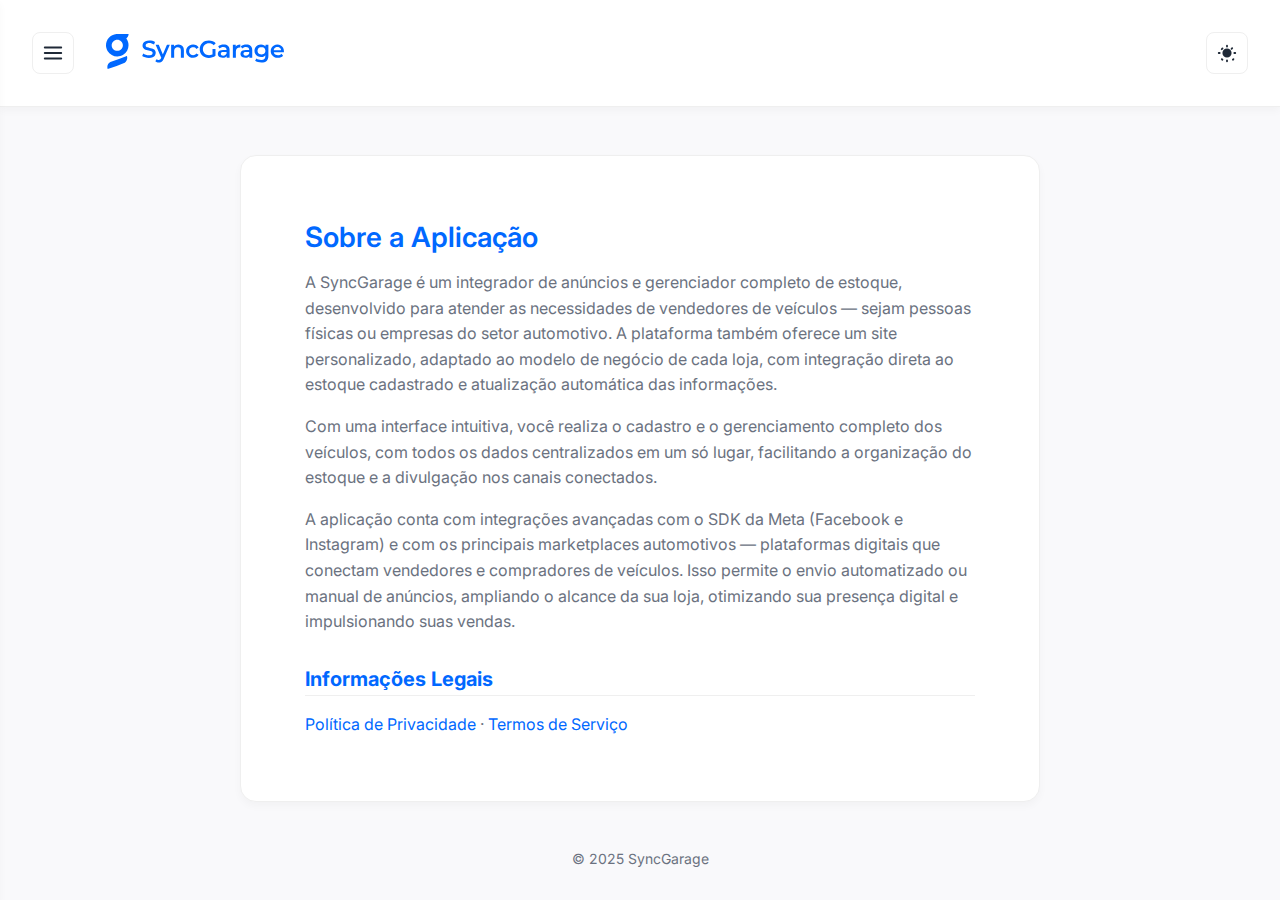
<file: index.html>
<!DOCTYPE html>
<html lang="pt-BR">

<head>
    <meta charset="UTF-8" />
    <meta name="viewport" content="width=device-width, initial-scale=1.0" />
    <meta name="facebook-domain-verification" content="xoxl5gfyz87i7sdq2awaeconp5ecgf" />
    <title>Política de Privacidade</title>
    <link rel="stylesheet" href="https://fonts.googleapis.com/css2?family=Inter:wght@400;600&display=swap" />
    <link id="css-link" rel="stylesheet" href="style.css?v=2" />
</head>

<body>
    <header class="header">
        <div class="container">
            <div class="container-logo">
                <button id="menu-toggle" aria-label="Abrir menu" class="icon-button">
                    <svg width="22" height="22" viewBox="0 0 24 24" fill="none" stroke="currentColor" stroke-width="2"
                        stroke-linecap="round" stroke-linejoin="round" class="icon">
                        <line x1="3" y1="6" x2="21" y2="6" />
                        <line x1="3" y1="12" x2="21" y2="12" />
                        <line x1="3" y1="18" x2="21" y2="18" />
                    </svg>
                </button>
                <a href="#">
                    <svg xmlns="http://www.w3.org/2000/svg" viewBox="0 0 870.1 171.14" fill="currentColor" class="logo">
                        <defs />
                        <g>
                            <path
                                d="M99.23 22.42c19.62 25.39 11.8 62.65-15.16 79.29-26.13 16.13-60.93 7.44-76.4-18.95-20.93-35.69 3.4-79.7 43.8-82.76l59.06.02c.12 9.17-4.44 16.81-11.3 22.4ZM27.78 54.9c0 15.13 12.25 27.39 27.36 27.39S82.5 70.03 82.5 54.9 70.25 27.51 55.14 27.51 27.78 39.77 27.78 54.9ZM8.18 171.08C3.5 158.29 9.27 143.8 21.1 137.39c25.86-9.08 51.93-20.51 77.99-28.84.81-.26 2.69-1.32 3.24-.54 4.04 11.98-.05 24.96-10.57 32.04-26.22 10.12-52.72 21.37-79.55 29.98-.81.26-3.56 1.4-4.03 1.06ZM209.62 116.94c-6.48 0-12.69-.93-18.62-2.79-5.93-1.86-10.64-4.25-14.11-7.17L182.23 95c3.32 2.61 7.43 4.78 12.33 6.52a44.69 44.69 0 0 0 15.06 2.61c4.35 0 7.87-.47 10.56-1.42 2.69-.95 4.66-2.23 5.93-3.85 1.26-1.62 1.9-3.46 1.9-5.52 0-2.53-.91-4.57-2.73-6.11-1.82-1.54-4.17-2.77-7.06-3.68-2.89-.91-6.09-1.76-9.61-2.55-3.52-.79-7.04-1.72-10.56-2.79-3.52-1.07-6.72-2.45-9.61-4.15-2.89-1.7-5.24-3.97-7.06-6.82-1.82-2.85-2.73-6.48-2.73-10.91s1.21-8.64 3.62-12.39 6.09-6.76 11.03-9.01c4.94-2.25 11.21-3.38 18.8-3.38 4.98 0 9.92.63 14.83 1.9 4.9 1.27 9.17 3.08 12.81 5.46l-4.86 11.98c-3.72-2.21-7.55-3.85-11.5-4.92-3.96-1.07-7.75-1.6-11.39-1.6-4.27 0-7.73.52-10.38 1.54-2.65 1.03-4.59 2.37-5.81 4.03-1.23 1.66-1.84 3.56-1.84 5.69 0 2.53.89 4.57 2.67 6.11 1.78 1.54 4.11 2.75 7 3.62 2.89.87 6.11 1.72 9.67 2.55s7.1 1.76 10.61 2.79c3.52 1.03 6.72 2.37 9.61 4.03 2.88 1.66 5.22 3.91 7 6.76 1.78 2.85 2.67 6.45 2.67 10.79s-1.21 8.52-3.62 12.28-6.11 6.76-11.09 9.01c-4.98 2.25-11.27 3.38-18.86 3.38ZM258.13 139.59c-3.08 0-6.17-.52-9.25-1.54-3.08-1.03-5.65-2.45-7.71-4.27l5.93-10.91c1.5 1.34 3.2 2.41 5.1 3.2 1.9.79 3.83 1.19 5.81 1.19 2.69 0 4.86-.67 6.52-2.02 1.66-1.35 3.2-3.6 4.62-6.76l3.68-8.3 1.19-1.78 23.96-55.98h14.23l-29.65 68.43c-1.98 4.74-4.17 8.5-6.58 11.27-2.41 2.77-5.1 4.7-8.06 5.81-2.96 1.11-6.23 1.66-9.79 1.66Zm13.05-21.58L242.6 52.42h15.42l23.25 54.67L271.19 118ZM354.43 51.71c5.06 0 9.59.99 13.58 2.97 3.99 1.98 7.13 5 9.43 9.07 2.29 4.07 3.44 9.31 3.44 15.71v36.29h-14.83V81.36c0-5.61-1.33-9.8-3.97-12.57-2.65-2.77-6.35-4.15-11.09-4.15-3.48 0-6.56.71-9.25 2.13-2.69 1.42-4.76 3.54-6.23 6.35-1.46 2.81-2.19 6.34-2.19 10.61v32.02h-14.83V52.42h14.11V69.5l-2.49-5.22c2.21-4.03 5.43-7.13 9.67-9.31 4.23-2.17 9.11-3.26 14.65-3.26ZM425.95 116.58c-6.64 0-12.55-1.4-17.73-4.21s-9.23-6.66-12.16-11.56c-2.93-4.9-4.39-10.48-4.39-16.72s1.46-11.92 4.39-16.78c2.92-4.86 6.98-8.68 12.16-11.45 5.18-2.77 11.09-4.15 17.73-4.15 6.17 0 11.6 1.25 16.31 3.74 4.7 2.49 8.28 6.15 10.73 10.97l-11.39 6.64c-1.9-3-4.21-5.22-6.94-6.64-2.73-1.42-5.67-2.13-8.84-2.13-3.64 0-6.92.79-9.84 2.37-2.93 1.58-5.22 3.85-6.88 6.82-1.66 2.96-2.49 6.5-2.49 10.62s.83 7.65 2.49 10.61c1.66 2.96 3.95 5.24 6.88 6.82 2.92 1.58 6.21 2.37 9.84 2.37 3.16 0 6.11-.71 8.84-2.13 2.73-1.42 5.04-3.64 6.94-6.64l11.39 6.64c-2.45 4.74-6.03 8.4-10.73 10.97-4.71 2.57-10.14 3.85-16.31 3.85ZM502.92 116.94c-6.48 0-12.43-1.05-17.85-3.14-5.42-2.09-10.14-5.06-14.17-8.89-4.03-3.83-7.16-8.36-9.37-13.58-2.21-5.22-3.32-10.91-3.32-17.08s1.11-11.86 3.32-17.08c2.21-5.22 5.36-9.74 9.43-13.58 4.07-3.83 8.84-6.8 14.29-8.9 5.46-2.09 11.42-3.14 17.91-3.14 7.04 0 13.38 1.15 19.04 3.44 5.65 2.29 10.42 5.65 14.29 10.08l-9.73 9.49c-3.24-3.24-6.74-5.63-10.5-7.18-3.76-1.54-7.89-2.31-12.39-2.31s-8.38.71-12.1 2.13c-3.72 1.42-6.92 3.44-9.61 6.05-2.69 2.61-4.76 5.69-6.23 9.25-1.46 3.56-2.19 7.47-2.19 11.74s.73 8.07 2.19 11.62c1.46 3.56 3.54 6.66 6.23 9.31 2.69 2.65 5.85 4.68 9.49 6.11 3.64 1.42 7.67 2.13 12.1 2.13 4.11 0 8.08-.65 11.92-1.96 3.83-1.3 7.49-3.5 10.97-6.58l8.78 11.5c-4.35 3.48-9.39 6.11-15.12 7.89-5.73 1.78-11.52 2.67-17.38 2.67Zm17.91-12.57V73.3h14.59v33.09l-14.59-2.02ZM570.4 116.58c-4.74 0-8.9-.81-12.45-2.43-3.56-1.62-6.31-3.87-8.24-6.76-1.94-2.89-2.91-6.15-2.91-9.78s.85-6.76 2.55-9.61c1.7-2.85 4.49-5.1 8.36-6.76 3.87-1.66 9.01-2.49 15.42-2.49h18.38v9.84h-17.32c-5.06 0-8.46.81-10.2 2.43-1.74 1.62-2.61 3.62-2.61 5.99 0 2.69 1.07 4.82 3.2 6.4s5.1 2.37 8.89 2.37 6.9-.83 9.79-2.49c2.88-1.66 4.96-4.11 6.23-7.35l2.49 8.9c-1.42 3.72-3.97 6.6-7.65 8.66-3.68 2.06-8.32 3.08-13.94 3.08Zm19.93-.83v-12.81l-.83-2.73V77.79c0-4.35-1.3-7.73-3.91-10.14-2.61-2.41-6.56-3.62-11.86-3.62-3.56 0-7.06.55-10.5 1.66-3.44 1.11-6.34 2.65-8.72 4.63l-5.81-10.79c3.4-2.61 7.45-4.57 12.16-5.87 4.7-1.3 9.59-1.96 14.65-1.96 9.17 0 16.27 2.19 21.29 6.58 5.02 4.39 7.53 11.17 7.53 20.34v37.12h-14ZM620.33 115.75V52.42h14.11v17.43l-1.66-5.1c1.9-4.27 4.88-7.51 8.95-9.73 4.07-2.21 9.15-3.32 15.24-3.32v14.11c-.63-.16-1.23-.26-1.78-.3-.55-.04-1.11-.06-1.66-.06-5.62 0-10.08 1.64-13.4 4.92-3.32 3.28-4.98 8.17-4.98 14.65v30.72h-14.83ZM681.17 116.58c-4.74 0-8.9-.81-12.45-2.43-3.56-1.62-6.31-3.87-8.24-6.76-1.94-2.89-2.91-6.15-2.91-9.78s.85-6.76 2.55-9.61c1.7-2.85 4.49-5.1 8.36-6.76 3.87-1.66 9.01-2.49 15.42-2.49h18.38v9.84h-17.32c-5.06 0-8.46.81-10.2 2.43-1.74 1.62-2.61 3.62-2.61 5.99 0 2.69 1.07 4.82 3.2 6.4s5.1 2.37 8.89 2.37 6.9-.83 9.79-2.49c2.88-1.66 4.96-4.11 6.23-7.35l2.49 8.9c-1.42 3.72-3.97 6.6-7.65 8.66-3.68 2.06-8.32 3.08-13.94 3.08Zm19.93-.83v-12.81l-.83-2.73V77.79c0-4.35-1.3-7.73-3.91-10.14-2.61-2.41-6.56-3.62-11.86-3.62-3.56 0-7.06.55-10.5 1.66-3.44 1.11-6.34 2.65-8.72 4.63l-5.81-10.79c3.4-2.61 7.45-4.57 12.16-5.87 4.7-1.3 9.59-1.96 14.65-1.96 9.17 0 16.27 2.19 21.29 6.58 5.02 4.39 7.53 11.17 7.53 20.34v37.12h-14ZM758.02 112.91c-6.01 0-11.45-1.28-16.31-3.85-4.86-2.57-8.7-6.15-11.5-10.73-2.81-4.58-4.21-9.96-4.21-16.13s1.4-11.42 4.21-16.01c2.81-4.58 6.64-8.14 11.5-10.67 4.86-2.53 10.3-3.8 16.31-3.8 5.38 0 10.2 1.07 14.47 3.2s7.69 5.46 10.26 9.96c2.57 4.51 3.85 10.28 3.85 17.32s-1.29 12.83-3.85 17.38c-2.57 4.55-5.99 7.91-10.26 10.08-4.27 2.18-9.09 3.26-14.47 3.26Zm1.9 26.68c-5.85 0-11.56-.77-17.14-2.31-5.57-1.54-10.14-3.78-13.7-6.7l6.64-11.15c2.77 2.29 6.27 4.13 10.5 5.51s8.52 2.08 12.87 2.08c6.96 0 12.06-1.6 15.3-4.8 3.24-3.2 4.86-8.01 4.86-14.41V96.54l1.19-14.35-.47-14.35V52.42h14.11v53.73c0 11.46-2.93 19.9-8.78 25.32-5.85 5.42-14.31 8.12-25.38 8.12Zm.36-39.25c3.72 0 7.04-.77 9.96-2.31 2.92-1.54 5.2-3.68 6.82-6.41s2.43-5.87 2.43-9.43-.81-6.7-2.43-9.43c-1.62-2.73-3.9-4.82-6.82-6.29-2.93-1.46-6.25-2.19-9.96-2.19s-7.06.73-10.02 2.19-5.26 3.56-6.88 6.29-2.43 5.87-2.43 9.43.81 6.7 2.43 9.43c1.62 2.73 3.91 4.86 6.88 6.41 2.96 1.54 6.3 2.31 10.02 2.31ZM840.33 116.58c-7.04 0-13.19-1.4-18.44-4.21-5.26-2.81-9.33-6.66-12.22-11.56-2.89-4.9-4.33-10.48-4.33-16.72s1.4-11.92 4.21-16.78c2.81-4.86 6.68-8.68 11.62-11.45 4.94-2.77 10.57-4.15 16.9-4.15s11.66 1.35 16.49 4.03c4.82 2.69 8.62 6.48 11.39 11.39 2.77 4.9 4.15 10.67 4.15 17.32 0 .63-.02 1.35-.06 2.13-.04.79-.1 1.54-.18 2.25h-52.78v-9.84h44.95l-5.81 3.08c.08-3.64-.67-6.84-2.25-9.61-1.58-2.77-3.74-4.94-6.46-6.52-2.73-1.58-5.87-2.37-9.43-2.37s-6.82.79-9.55 2.37c-2.73 1.58-4.86 3.78-6.4 6.58-1.54 2.81-2.31 6.11-2.31 9.9v2.37c0 3.8.87 7.16 2.61 10.08 1.74 2.93 4.19 5.18 7.35 6.76 3.16 1.58 6.8 2.37 10.91 2.37 3.56 0 6.76-.55 9.61-1.66 2.85-1.11 5.38-2.85 7.59-5.22l7.95 9.13c-2.85 3.32-6.42 5.87-10.73 7.65-4.31 1.78-9.23 2.67-14.77 2.67Z" />
                        </g>
                    </svg>
                </a>
            </div>
            <button id="theme-toggle" aria-label="Alternar tema" class="icon-button">
                <svg class="icon" xmlns="http://www.w3.org/2000/svg" width="22" height="22" fill="currentColor"
                    viewBox="0 0 24 24">
                    <path
                        d="M12 3a1 1 0 0 1 1 1v1a1 1 0 1 1-2 0V4a1 1 0 0 1 1-1zm6.36 3.05a1 1 0 0 1 0 1.41l-.7.7a1 1 0 0 1-1.41-1.41l.7-.7a1 1 0 0 1 1.41 0zM21 11a1 1 0 0 1 0 2h-1a1 1 0 1 1 0-2h1zM6.34 6.34a1 1 0 1 1 1.41 1.41l-.7.7a1 1 0 1 1-1.41-1.41l.7-.7zM12 7a5 5 0 1 1 0 10 5 5 0 0 1 0-10zm-8 4a1 1 0 1 1 0 2H3a1 1 0 1 1 0-2h1zm1.64 6.95a1 1 0 0 1 1.41 0l.7.7a1 1 0 0 1-1.41 1.41l-.7-.7a1 1 0 0 1 0-1.41zM12 19a1 1 0 0 1 1 1v1a1 1 0 1 1-2 0v-1a1 1 0 0 1 1-1zm6.36-1.05a1 1 0 0 1 1.41 1.41l-.7.7a1 1 0 0 1-1.41-1.41l.7-.7z" />
                </svg>
            </button>
        </div>
    </header>

    <nav id="side-menu" class="side-menu" aria-hidden="true">
        <div class="menu-header">
            <h2>Menu</h2>
            <button id="close-menu" aria-label="Fechar menu" class="icon-button close-menu">
                <svg width="22" height="22" viewBox="0 0 24 24" fill="none" stroke="currentColor" stroke-width="2"
                    stroke-linecap="round" stroke-linejoin="round" class="icon">
                    <line x1="18" y1="6" x2="6" y2="18" />
                    <line x1="6" y1="6" x2="18" y2="18" />
                </svg>
            </button>
        </div>
        <div class="menu-content">
            <ul>
                <li><strong>Explorar</strong></li>
                <li><a href="/index.html">Página Inicial</a></li>
                <hr>
                <li><strong>Privacidade</strong></li>
                <li><a href="/politica-de-privacidade.html">Política de Privacidade</a></li>
                <li><a href="/termos-de-servico.html">Termos de Serviço</a></li>
            </ul>
            <ul><span class="version">Versão 1.0</span></ul>

        </div>
    </nav>

    <main class="main container">
        <article class="content-card">
            <h1>Sobre a Aplicação</h1>
    
            <section>
                <p>A SyncGarage é um integrador de anúncios e gerenciador completo de estoque, desenvolvido para atender as necessidades de vendedores de veículos — sejam pessoas físicas ou empresas do setor automotivo. A plataforma também oferece um site personalizado, adaptado ao modelo de negócio de cada loja, com integração direta ao estoque cadastrado e atualização automática das informações.</p>
                <p>Com uma interface intuitiva, você realiza o cadastro e o gerenciamento completo dos veículos, com todos os dados centralizados em um só lugar, facilitando a organização do estoque e a divulgação nos canais conectados.</p>
                <p>A aplicação conta com integrações avançadas com o SDK da Meta (Facebook e Instagram) e com os principais marketplaces automotivos — plataformas digitais que conectam vendedores e compradores de veículos. Isso permite o envio automatizado ou manual de anúncios, ampliando o alcance da sua loja, otimizando sua presença digital e impulsionando suas vendas.</p>
            </section>
            <section aria-labelledby="legal-links">
                <h2 id="legal-links" class="sr-only">Informações Legais</h2>
                <p>
                  <a href="/politica-de-privacidade.html">Política de Privacidade</a> ·
                  <a href="/termos-de-servico.html">Termos de Serviço</a>
                </p>
            </section>
        </article>
    </main>    

    <footer class="footer">
        © 2025 SyncGarage
    </footer>

    <script src="script.js" defer></script>
</body>

</html>
</file>
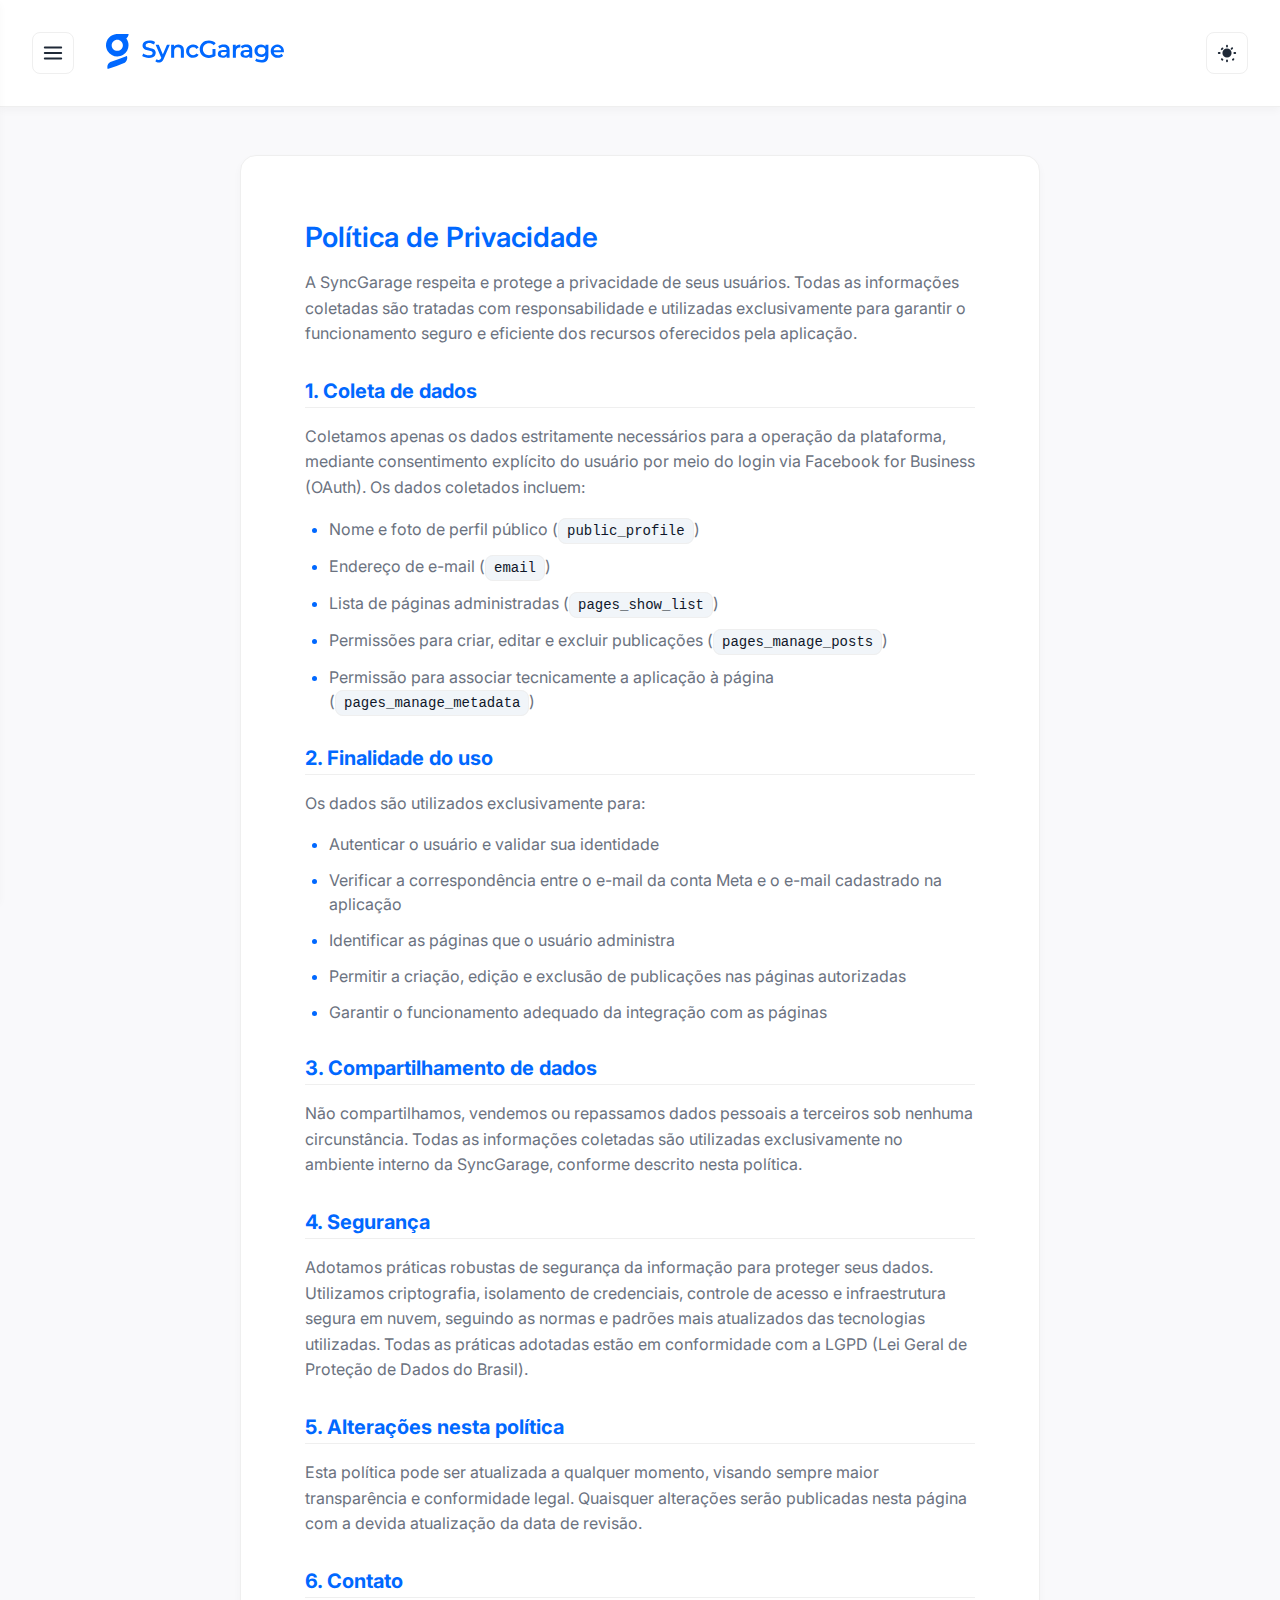
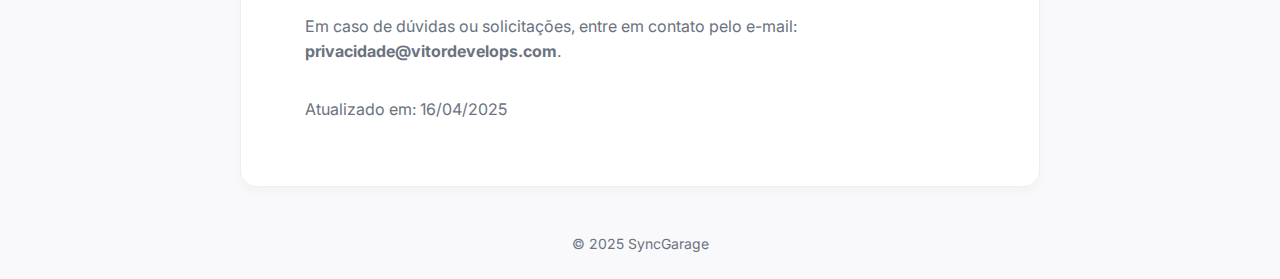
<file: politica-de-privacidade.html>
<!DOCTYPE html>
<html lang="pt-BR">

<head>
    <meta charset="UTF-8" />
    <meta name="viewport" content="width=device-width, initial-scale=1.0" />
    <meta name="facebook-domain-verification" content="xoxl5gfyz87i7sdq2awaeconp5ecgf" />
    <title>Política de Privacidade</title>
    <link rel="stylesheet" href="https://fonts.googleapis.com/css2?family=Inter:wght@400;600&display=swap" />
    <link id="css-link" rel="stylesheet" href="style.css?v=2" />
</head>

<body>
    <header class="header">
        <div class="container">
            <div class="container-logo">
                <button id="menu-toggle" aria-label="Abrir menu" class="icon-button">
                    <svg width="22" height="22" viewBox="0 0 24 24" fill="none" stroke="currentColor" stroke-width="2"
                        stroke-linecap="round" stroke-linejoin="round" class="icon">
                        <line x1="3" y1="6" x2="21" y2="6" />
                        <line x1="3" y1="12" x2="21" y2="12" />
                        <line x1="3" y1="18" x2="21" y2="18" />
                    </svg>
                </button>
                <a href="#">
                    <svg xmlns="http://www.w3.org/2000/svg" viewBox="0 0 870.1 171.14" fill="currentColor" class="logo">
                        <defs />
                        <g>
                            <path
                                d="M99.23 22.42c19.62 25.39 11.8 62.65-15.16 79.29-26.13 16.13-60.93 7.44-76.4-18.95-20.93-35.69 3.4-79.7 43.8-82.76l59.06.02c.12 9.17-4.44 16.81-11.3 22.4ZM27.78 54.9c0 15.13 12.25 27.39 27.36 27.39S82.5 70.03 82.5 54.9 70.25 27.51 55.14 27.51 27.78 39.77 27.78 54.9ZM8.18 171.08C3.5 158.29 9.27 143.8 21.1 137.39c25.86-9.08 51.93-20.51 77.99-28.84.81-.26 2.69-1.32 3.24-.54 4.04 11.98-.05 24.96-10.57 32.04-26.22 10.12-52.72 21.37-79.55 29.98-.81.26-3.56 1.4-4.03 1.06ZM209.62 116.94c-6.48 0-12.69-.93-18.62-2.79-5.93-1.86-10.64-4.25-14.11-7.17L182.23 95c3.32 2.61 7.43 4.78 12.33 6.52a44.69 44.69 0 0 0 15.06 2.61c4.35 0 7.87-.47 10.56-1.42 2.69-.95 4.66-2.23 5.93-3.85 1.26-1.62 1.9-3.46 1.9-5.52 0-2.53-.91-4.57-2.73-6.11-1.82-1.54-4.17-2.77-7.06-3.68-2.89-.91-6.09-1.76-9.61-2.55-3.52-.79-7.04-1.72-10.56-2.79-3.52-1.07-6.72-2.45-9.61-4.15-2.89-1.7-5.24-3.97-7.06-6.82-1.82-2.85-2.73-6.48-2.73-10.91s1.21-8.64 3.62-12.39 6.09-6.76 11.03-9.01c4.94-2.25 11.21-3.38 18.8-3.38 4.98 0 9.92.63 14.83 1.9 4.9 1.27 9.17 3.08 12.81 5.46l-4.86 11.98c-3.72-2.21-7.55-3.85-11.5-4.92-3.96-1.07-7.75-1.6-11.39-1.6-4.27 0-7.73.52-10.38 1.54-2.65 1.03-4.59 2.37-5.81 4.03-1.23 1.66-1.84 3.56-1.84 5.69 0 2.53.89 4.57 2.67 6.11 1.78 1.54 4.11 2.75 7 3.62 2.89.87 6.11 1.72 9.67 2.55s7.1 1.76 10.61 2.79c3.52 1.03 6.72 2.37 9.61 4.03 2.88 1.66 5.22 3.91 7 6.76 1.78 2.85 2.67 6.45 2.67 10.79s-1.21 8.52-3.62 12.28-6.11 6.76-11.09 9.01c-4.98 2.25-11.27 3.38-18.86 3.38ZM258.13 139.59c-3.08 0-6.17-.52-9.25-1.54-3.08-1.03-5.65-2.45-7.71-4.27l5.93-10.91c1.5 1.34 3.2 2.41 5.1 3.2 1.9.79 3.83 1.19 5.81 1.19 2.69 0 4.86-.67 6.52-2.02 1.66-1.35 3.2-3.6 4.62-6.76l3.68-8.3 1.19-1.78 23.96-55.98h14.23l-29.65 68.43c-1.98 4.74-4.17 8.5-6.58 11.27-2.41 2.77-5.1 4.7-8.06 5.81-2.96 1.11-6.23 1.66-9.79 1.66Zm13.05-21.58L242.6 52.42h15.42l23.25 54.67L271.19 118ZM354.43 51.71c5.06 0 9.59.99 13.58 2.97 3.99 1.98 7.13 5 9.43 9.07 2.29 4.07 3.44 9.31 3.44 15.71v36.29h-14.83V81.36c0-5.61-1.33-9.8-3.97-12.57-2.65-2.77-6.35-4.15-11.09-4.15-3.48 0-6.56.71-9.25 2.13-2.69 1.42-4.76 3.54-6.23 6.35-1.46 2.81-2.19 6.34-2.19 10.61v32.02h-14.83V52.42h14.11V69.5l-2.49-5.22c2.21-4.03 5.43-7.13 9.67-9.31 4.23-2.17 9.11-3.26 14.65-3.26ZM425.95 116.58c-6.64 0-12.55-1.4-17.73-4.21s-9.23-6.66-12.16-11.56c-2.93-4.9-4.39-10.48-4.39-16.72s1.46-11.92 4.39-16.78c2.92-4.86 6.98-8.68 12.16-11.45 5.18-2.77 11.09-4.15 17.73-4.15 6.17 0 11.6 1.25 16.31 3.74 4.7 2.49 8.28 6.15 10.73 10.97l-11.39 6.64c-1.9-3-4.21-5.22-6.94-6.64-2.73-1.42-5.67-2.13-8.84-2.13-3.64 0-6.92.79-9.84 2.37-2.93 1.58-5.22 3.85-6.88 6.82-1.66 2.96-2.49 6.5-2.49 10.62s.83 7.65 2.49 10.61c1.66 2.96 3.95 5.24 6.88 6.82 2.92 1.58 6.21 2.37 9.84 2.37 3.16 0 6.11-.71 8.84-2.13 2.73-1.42 5.04-3.64 6.94-6.64l11.39 6.64c-2.45 4.74-6.03 8.4-10.73 10.97-4.71 2.57-10.14 3.85-16.31 3.85ZM502.92 116.94c-6.48 0-12.43-1.05-17.85-3.14-5.42-2.09-10.14-5.06-14.17-8.89-4.03-3.83-7.16-8.36-9.37-13.58-2.21-5.22-3.32-10.91-3.32-17.08s1.11-11.86 3.32-17.08c2.21-5.22 5.36-9.74 9.43-13.58 4.07-3.83 8.84-6.8 14.29-8.9 5.46-2.09 11.42-3.14 17.91-3.14 7.04 0 13.38 1.15 19.04 3.44 5.65 2.29 10.42 5.65 14.29 10.08l-9.73 9.49c-3.24-3.24-6.74-5.63-10.5-7.18-3.76-1.54-7.89-2.31-12.39-2.31s-8.38.71-12.1 2.13c-3.72 1.42-6.92 3.44-9.61 6.05-2.69 2.61-4.76 5.69-6.23 9.25-1.46 3.56-2.19 7.47-2.19 11.74s.73 8.07 2.19 11.62c1.46 3.56 3.54 6.66 6.23 9.31 2.69 2.65 5.85 4.68 9.49 6.11 3.64 1.42 7.67 2.13 12.1 2.13 4.11 0 8.08-.65 11.92-1.96 3.83-1.3 7.49-3.5 10.97-6.58l8.78 11.5c-4.35 3.48-9.39 6.11-15.12 7.89-5.73 1.78-11.52 2.67-17.38 2.67Zm17.91-12.57V73.3h14.59v33.09l-14.59-2.02ZM570.4 116.58c-4.74 0-8.9-.81-12.45-2.43-3.56-1.62-6.31-3.87-8.24-6.76-1.94-2.89-2.91-6.15-2.91-9.78s.85-6.76 2.55-9.61c1.7-2.85 4.49-5.1 8.36-6.76 3.87-1.66 9.01-2.49 15.42-2.49h18.38v9.84h-17.32c-5.06 0-8.46.81-10.2 2.43-1.74 1.62-2.61 3.62-2.61 5.99 0 2.69 1.07 4.82 3.2 6.4s5.1 2.37 8.89 2.37 6.9-.83 9.79-2.49c2.88-1.66 4.96-4.11 6.23-7.35l2.49 8.9c-1.42 3.72-3.97 6.6-7.65 8.66-3.68 2.06-8.32 3.08-13.94 3.08Zm19.93-.83v-12.81l-.83-2.73V77.79c0-4.35-1.3-7.73-3.91-10.14-2.61-2.41-6.56-3.62-11.86-3.62-3.56 0-7.06.55-10.5 1.66-3.44 1.11-6.34 2.65-8.72 4.63l-5.81-10.79c3.4-2.61 7.45-4.57 12.16-5.87 4.7-1.3 9.59-1.96 14.65-1.96 9.17 0 16.27 2.19 21.29 6.58 5.02 4.39 7.53 11.17 7.53 20.34v37.12h-14ZM620.33 115.75V52.42h14.11v17.43l-1.66-5.1c1.9-4.27 4.88-7.51 8.95-9.73 4.07-2.21 9.15-3.32 15.24-3.32v14.11c-.63-.16-1.23-.26-1.78-.3-.55-.04-1.11-.06-1.66-.06-5.62 0-10.08 1.64-13.4 4.92-3.32 3.28-4.98 8.17-4.98 14.65v30.72h-14.83ZM681.17 116.58c-4.74 0-8.9-.81-12.45-2.43-3.56-1.62-6.31-3.87-8.24-6.76-1.94-2.89-2.91-6.15-2.91-9.78s.85-6.76 2.55-9.61c1.7-2.85 4.49-5.1 8.36-6.76 3.87-1.66 9.01-2.49 15.42-2.49h18.38v9.84h-17.32c-5.06 0-8.46.81-10.2 2.43-1.74 1.62-2.61 3.62-2.61 5.99 0 2.69 1.07 4.82 3.2 6.4s5.1 2.37 8.89 2.37 6.9-.83 9.79-2.49c2.88-1.66 4.96-4.11 6.23-7.35l2.49 8.9c-1.42 3.72-3.97 6.6-7.65 8.66-3.68 2.06-8.32 3.08-13.94 3.08Zm19.93-.83v-12.81l-.83-2.73V77.79c0-4.35-1.3-7.73-3.91-10.14-2.61-2.41-6.56-3.62-11.86-3.62-3.56 0-7.06.55-10.5 1.66-3.44 1.11-6.34 2.65-8.72 4.63l-5.81-10.79c3.4-2.61 7.45-4.57 12.16-5.87 4.7-1.3 9.59-1.96 14.65-1.96 9.17 0 16.27 2.19 21.29 6.58 5.02 4.39 7.53 11.17 7.53 20.34v37.12h-14ZM758.02 112.91c-6.01 0-11.45-1.28-16.31-3.85-4.86-2.57-8.7-6.15-11.5-10.73-2.81-4.58-4.21-9.96-4.21-16.13s1.4-11.42 4.21-16.01c2.81-4.58 6.64-8.14 11.5-10.67 4.86-2.53 10.3-3.8 16.31-3.8 5.38 0 10.2 1.07 14.47 3.2s7.69 5.46 10.26 9.96c2.57 4.51 3.85 10.28 3.85 17.32s-1.29 12.83-3.85 17.38c-2.57 4.55-5.99 7.91-10.26 10.08-4.27 2.18-9.09 3.26-14.47 3.26Zm1.9 26.68c-5.85 0-11.56-.77-17.14-2.31-5.57-1.54-10.14-3.78-13.7-6.7l6.64-11.15c2.77 2.29 6.27 4.13 10.5 5.51s8.52 2.08 12.87 2.08c6.96 0 12.06-1.6 15.3-4.8 3.24-3.2 4.86-8.01 4.86-14.41V96.54l1.19-14.35-.47-14.35V52.42h14.11v53.73c0 11.46-2.93 19.9-8.78 25.32-5.85 5.42-14.31 8.12-25.38 8.12Zm.36-39.25c3.72 0 7.04-.77 9.96-2.31 2.92-1.54 5.2-3.68 6.82-6.41s2.43-5.87 2.43-9.43-.81-6.7-2.43-9.43c-1.62-2.73-3.9-4.82-6.82-6.29-2.93-1.46-6.25-2.19-9.96-2.19s-7.06.73-10.02 2.19-5.26 3.56-6.88 6.29-2.43 5.87-2.43 9.43.81 6.7 2.43 9.43c1.62 2.73 3.91 4.86 6.88 6.41 2.96 1.54 6.3 2.31 10.02 2.31ZM840.33 116.58c-7.04 0-13.19-1.4-18.44-4.21-5.26-2.81-9.33-6.66-12.22-11.56-2.89-4.9-4.33-10.48-4.33-16.72s1.4-11.92 4.21-16.78c2.81-4.86 6.68-8.68 11.62-11.45 4.94-2.77 10.57-4.15 16.9-4.15s11.66 1.35 16.49 4.03c4.82 2.69 8.62 6.48 11.39 11.39 2.77 4.9 4.15 10.67 4.15 17.32 0 .63-.02 1.35-.06 2.13-.04.79-.1 1.54-.18 2.25h-52.78v-9.84h44.95l-5.81 3.08c.08-3.64-.67-6.84-2.25-9.61-1.58-2.77-3.74-4.94-6.46-6.52-2.73-1.58-5.87-2.37-9.43-2.37s-6.82.79-9.55 2.37c-2.73 1.58-4.86 3.78-6.4 6.58-1.54 2.81-2.31 6.11-2.31 9.9v2.37c0 3.8.87 7.16 2.61 10.08 1.74 2.93 4.19 5.18 7.35 6.76 3.16 1.58 6.8 2.37 10.91 2.37 3.56 0 6.76-.55 9.61-1.66 2.85-1.11 5.38-2.85 7.59-5.22l7.95 9.13c-2.85 3.32-6.42 5.87-10.73 7.65-4.31 1.78-9.23 2.67-14.77 2.67Z" />
                        </g>
                    </svg>
                </a>
            </div>
            <button id="theme-toggle" aria-label="Alternar tema" class="icon-button">
                <svg class="icon" xmlns="http://www.w3.org/2000/svg" width="22" height="22" fill="currentColor"
                    viewBox="0 0 24 24">
                    <path
                        d="M12 3a1 1 0 0 1 1 1v1a1 1 0 1 1-2 0V4a1 1 0 0 1 1-1zm6.36 3.05a1 1 0 0 1 0 1.41l-.7.7a1 1 0 0 1-1.41-1.41l.7-.7a1 1 0 0 1 1.41 0zM21 11a1 1 0 0 1 0 2h-1a1 1 0 1 1 0-2h1zM6.34 6.34a1 1 0 1 1 1.41 1.41l-.7.7a1 1 0 1 1-1.41-1.41l.7-.7zM12 7a5 5 0 1 1 0 10 5 5 0 0 1 0-10zm-8 4a1 1 0 1 1 0 2H3a1 1 0 1 1 0-2h1zm1.64 6.95a1 1 0 0 1 1.41 0l.7.7a1 1 0 0 1-1.41 1.41l-.7-.7a1 1 0 0 1 0-1.41zM12 19a1 1 0 0 1 1 1v1a1 1 0 1 1-2 0v-1a1 1 0 0 1 1-1zm6.36-1.05a1 1 0 0 1 1.41 1.41l-.7.7a1 1 0 0 1-1.41-1.41l.7-.7z" />
                </svg>
            </button>
        </div>
    </header>

    <nav id="side-menu" class="side-menu" aria-hidden="true">
        <div class="menu-header">
            <h2>Menu</h2>
            <button id="close-menu" aria-label="Fechar menu" class="icon-button close-menu">
                <svg width="22" height="22" viewBox="0 0 24 24" fill="none" stroke="currentColor" stroke-width="2"
                    stroke-linecap="round" stroke-linejoin="round" class="icon">
                    <line x1="18" y1="6" x2="6" y2="18" />
                    <line x1="6" y1="6" x2="18" y2="18" />
                </svg>
            </button>
        </div>
        <div class="menu-content">
            <ul>
                <li><strong>Explorar</strong></li>
                <li><a href="/index.html">Página Inicial</a></li>
                <hr>
                <li><strong>Privacidade</strong></li>
                <li><a href="/politica-de-privacidade.html">Política de Privacidade</a></li>
                <li><a href="/termos-de-servico.html">Termos de Serviço</a></li>
            </ul>
            <ul><span class="version">Versão 1.0</span></ul>

        </div>
    </nav>

    <main class="main container">
        <article class="content-card">
            <h1>Política de Privacidade</h1>
            <p>A SyncGarage respeita e protege a privacidade de seus usuários. Todas as informações coletadas são tratadas com responsabilidade e utilizadas exclusivamente para garantir o funcionamento seguro e eficiente dos recursos oferecidos pela aplicação.</p>
    
            <section>
                <h2>1. Coleta de dados</h2>
                <p>Coletamos apenas os dados estritamente necessários para a operação da plataforma, mediante consentimento explícito do usuário por meio do login via Facebook for Business (OAuth). Os dados coletados incluem:</p>
                <ul>
                    <li>Nome e foto de perfil público (<code>public_profile</code>)</li>
                    <li>Endereço de e-mail (<code>email</code>)</li>
                    <li>Lista de páginas administradas (<code>pages_show_list</code>)</li>
                    <li>Permissões para criar, editar e excluir publicações (<code>pages_manage_posts</code>)</li>
                    <li>Permissão para associar tecnicamente a aplicação à página (<code>pages_manage_metadata</code>)</li>
                </ul>
            </section>
    
            <section>
                <h2>2. Finalidade do uso</h2>
                <p>Os dados são utilizados exclusivamente para:</p>
                <ul>
                    <li>Autenticar o usuário e validar sua identidade</li>
                    <li>Verificar a correspondência entre o e-mail da conta Meta e o e-mail cadastrado na aplicação</li>
                    <li>Identificar as páginas que o usuário administra</li>
                    <li>Permitir a criação, edição e exclusão de publicações nas páginas autorizadas</li>
                    <li>Garantir o funcionamento adequado da integração com as páginas</li>
                </ul>
            </section>
    
            <section>
                <h2>3. Compartilhamento de dados</h2>
                <p>Não compartilhamos, vendemos ou repassamos dados pessoais a terceiros sob nenhuma circunstância. Todas as informações coletadas são utilizadas exclusivamente no ambiente interno da SyncGarage, conforme descrito nesta política.</p>
            </section>
    
            <section>
                <h2>4. Segurança</h2>
                <p>Adotamos práticas robustas de segurança da informação para proteger seus dados. Utilizamos criptografia, isolamento de credenciais, controle de acesso e infraestrutura segura em nuvem, seguindo as normas e padrões mais atualizados das tecnologias utilizadas. Todas as práticas adotadas estão em conformidade com a LGPD (Lei Geral de Proteção de Dados do Brasil).</p>
            </section>
    
            <section>
                <h2>5. Alterações nesta política</h2>
                <p>Esta política pode ser atualizada a qualquer momento, visando sempre maior transparência e conformidade legal. Quaisquer alterações serão publicadas nesta página com a devida atualização da data de revisão.</p>
            </section>
    
            <section>
                <h2>6. Contato</h2>
                <p>Em caso de dúvidas ou solicitações, entre em contato pelo e-mail: <strong>privacidade@vitordevelops.com</strong>.</p>
            </section>
    
            <p class="update-info">Atualizado em: 16/04/2025</p>
        </article>
    </main>    

    <footer class="footer">
        © 2025 SyncGarage
    </footer>

    <script src="script.js" defer></script>
</body>

</html>
</file>
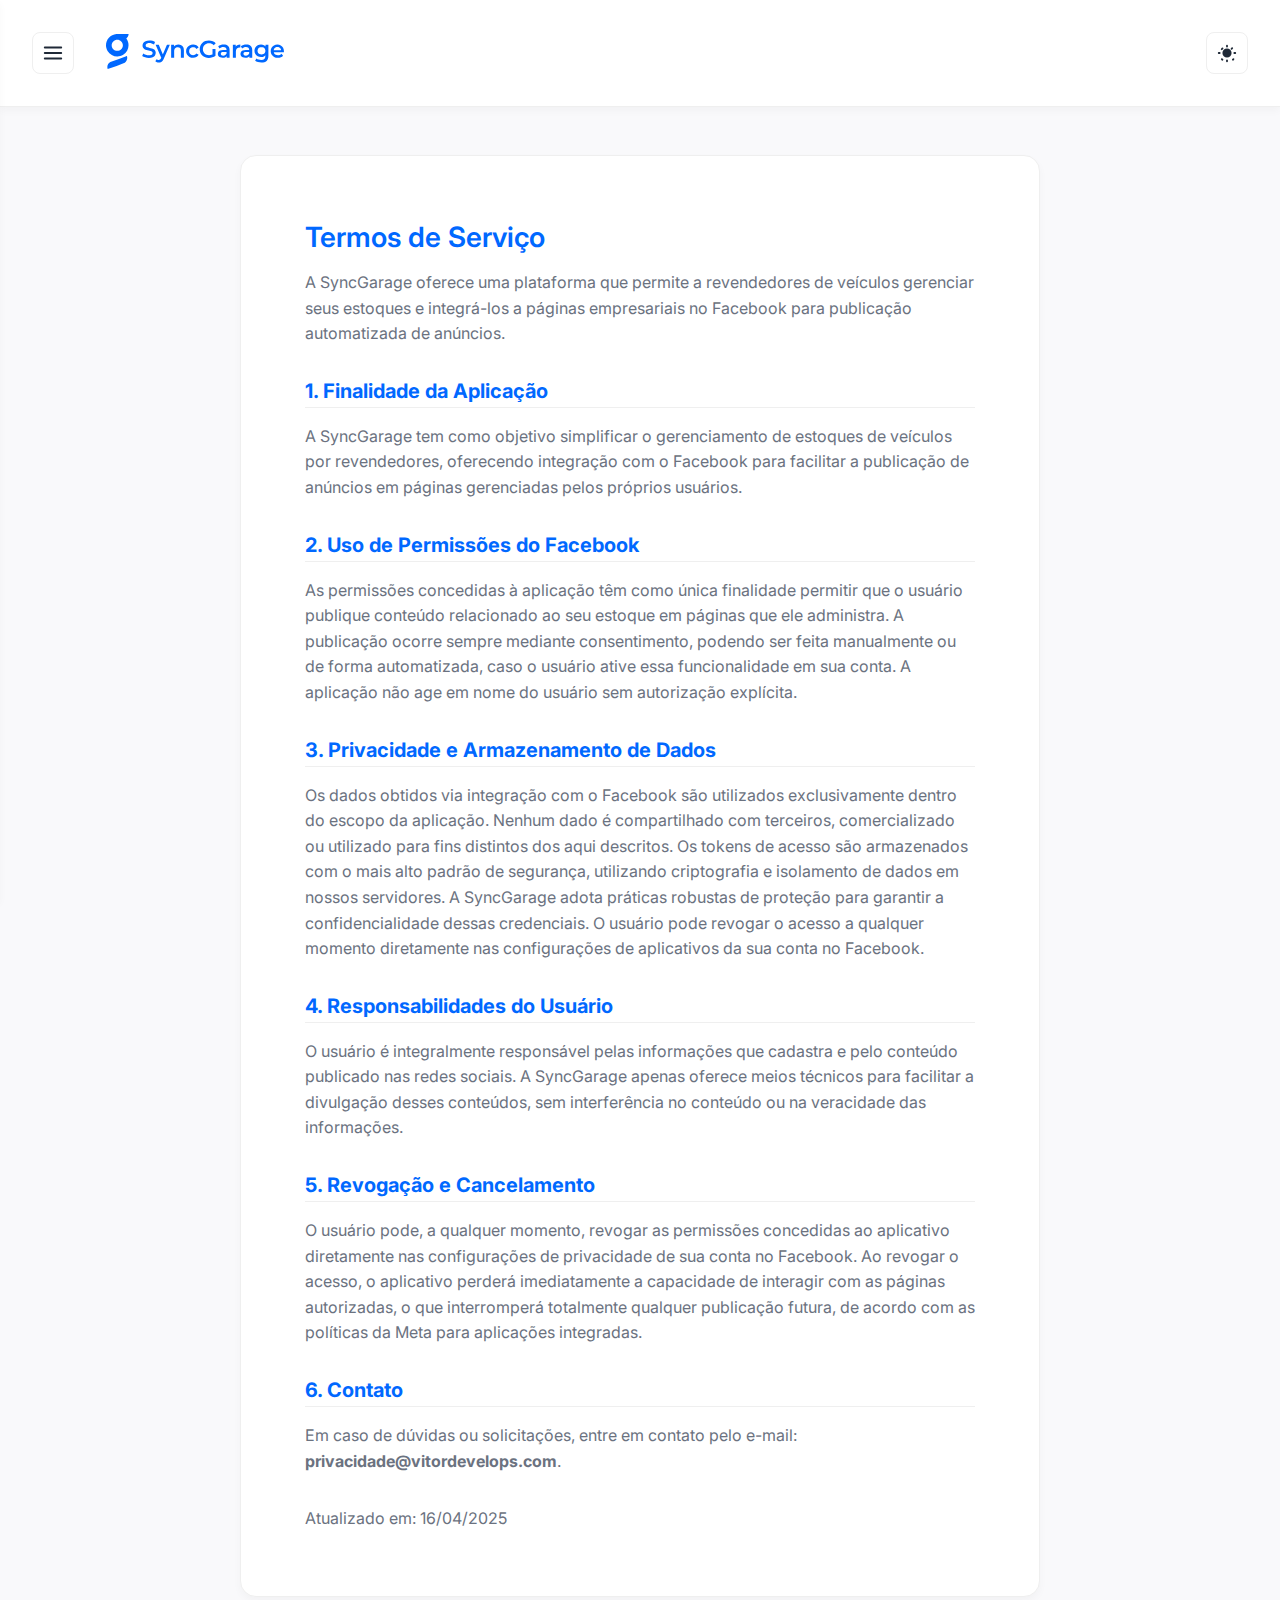
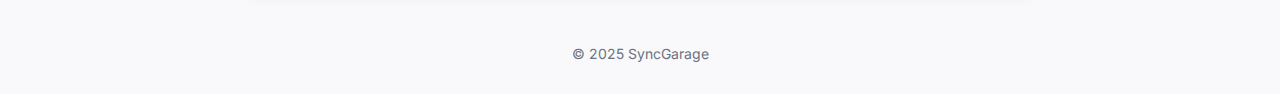
<file: termos-de-servico.html>
<!DOCTYPE html>
<html lang="pt-BR">

<head>
    <meta charset="UTF-8" />
    <meta name="viewport" content="width=device-width, initial-scale=1.0" />
    <meta name="facebook-domain-verification" content="xoxl5gfyz87i7sdq2awaeconp5ecgf" />
    <title>Política de Privacidade</title>
    <link rel="stylesheet" href="https://fonts.googleapis.com/css2?family=Inter:wght@400;600&display=swap" />
    <link id="css-link" rel="stylesheet" href="style.css?v=2" />
</head>

<body>
    <header class="header">
        <div class="container">
            <div class="container-logo">
                <button id="menu-toggle" aria-label="Abrir menu" class="icon-button">
                    <svg width="22" height="22" viewBox="0 0 24 24" fill="none" stroke="currentColor" stroke-width="2"
                        stroke-linecap="round" stroke-linejoin="round" class="icon">
                        <line x1="3" y1="6" x2="21" y2="6" />
                        <line x1="3" y1="12" x2="21" y2="12" />
                        <line x1="3" y1="18" x2="21" y2="18" />
                    </svg>
                </button>
                <a href="#">
                    <svg xmlns="http://www.w3.org/2000/svg" viewBox="0 0 870.1 171.14" fill="currentColor" class="logo">
                        <defs />
                        <g>
                            <path
                                d="M99.23 22.42c19.62 25.39 11.8 62.65-15.16 79.29-26.13 16.13-60.93 7.44-76.4-18.95-20.93-35.69 3.4-79.7 43.8-82.76l59.06.02c.12 9.17-4.44 16.81-11.3 22.4ZM27.78 54.9c0 15.13 12.25 27.39 27.36 27.39S82.5 70.03 82.5 54.9 70.25 27.51 55.14 27.51 27.78 39.77 27.78 54.9ZM8.18 171.08C3.5 158.29 9.27 143.8 21.1 137.39c25.86-9.08 51.93-20.51 77.99-28.84.81-.26 2.69-1.32 3.24-.54 4.04 11.98-.05 24.96-10.57 32.04-26.22 10.12-52.72 21.37-79.55 29.98-.81.26-3.56 1.4-4.03 1.06ZM209.62 116.94c-6.48 0-12.69-.93-18.62-2.79-5.93-1.86-10.64-4.25-14.11-7.17L182.23 95c3.32 2.61 7.43 4.78 12.33 6.52a44.69 44.69 0 0 0 15.06 2.61c4.35 0 7.87-.47 10.56-1.42 2.69-.95 4.66-2.23 5.93-3.85 1.26-1.62 1.9-3.46 1.9-5.52 0-2.53-.91-4.57-2.73-6.11-1.82-1.54-4.17-2.77-7.06-3.68-2.89-.91-6.09-1.76-9.61-2.55-3.52-.79-7.04-1.72-10.56-2.79-3.52-1.07-6.72-2.45-9.61-4.15-2.89-1.7-5.24-3.97-7.06-6.82-1.82-2.85-2.73-6.48-2.73-10.91s1.21-8.64 3.62-12.39 6.09-6.76 11.03-9.01c4.94-2.25 11.21-3.38 18.8-3.38 4.98 0 9.92.63 14.83 1.9 4.9 1.27 9.17 3.08 12.81 5.46l-4.86 11.98c-3.72-2.21-7.55-3.85-11.5-4.92-3.96-1.07-7.75-1.6-11.39-1.6-4.27 0-7.73.52-10.38 1.54-2.65 1.03-4.59 2.37-5.81 4.03-1.23 1.66-1.84 3.56-1.84 5.69 0 2.53.89 4.57 2.67 6.11 1.78 1.54 4.11 2.75 7 3.62 2.89.87 6.11 1.72 9.67 2.55s7.1 1.76 10.61 2.79c3.52 1.03 6.72 2.37 9.61 4.03 2.88 1.66 5.22 3.91 7 6.76 1.78 2.85 2.67 6.45 2.67 10.79s-1.21 8.52-3.62 12.28-6.11 6.76-11.09 9.01c-4.98 2.25-11.27 3.38-18.86 3.38ZM258.13 139.59c-3.08 0-6.17-.52-9.25-1.54-3.08-1.03-5.65-2.45-7.71-4.27l5.93-10.91c1.5 1.34 3.2 2.41 5.1 3.2 1.9.79 3.83 1.19 5.81 1.19 2.69 0 4.86-.67 6.52-2.02 1.66-1.35 3.2-3.6 4.62-6.76l3.68-8.3 1.19-1.78 23.96-55.98h14.23l-29.65 68.43c-1.98 4.74-4.17 8.5-6.58 11.27-2.41 2.77-5.1 4.7-8.06 5.81-2.96 1.11-6.23 1.66-9.79 1.66Zm13.05-21.58L242.6 52.42h15.42l23.25 54.67L271.19 118ZM354.43 51.71c5.06 0 9.59.99 13.58 2.97 3.99 1.98 7.13 5 9.43 9.07 2.29 4.07 3.44 9.31 3.44 15.71v36.29h-14.83V81.36c0-5.61-1.33-9.8-3.97-12.57-2.65-2.77-6.35-4.15-11.09-4.15-3.48 0-6.56.71-9.25 2.13-2.69 1.42-4.76 3.54-6.23 6.35-1.46 2.81-2.19 6.34-2.19 10.61v32.02h-14.83V52.42h14.11V69.5l-2.49-5.22c2.21-4.03 5.43-7.13 9.67-9.31 4.23-2.17 9.11-3.26 14.65-3.26ZM425.95 116.58c-6.64 0-12.55-1.4-17.73-4.21s-9.23-6.66-12.16-11.56c-2.93-4.9-4.39-10.48-4.39-16.72s1.46-11.92 4.39-16.78c2.92-4.86 6.98-8.68 12.16-11.45 5.18-2.77 11.09-4.15 17.73-4.15 6.17 0 11.6 1.25 16.31 3.74 4.7 2.49 8.28 6.15 10.73 10.97l-11.39 6.64c-1.9-3-4.21-5.22-6.94-6.64-2.73-1.42-5.67-2.13-8.84-2.13-3.64 0-6.92.79-9.84 2.37-2.93 1.58-5.22 3.85-6.88 6.82-1.66 2.96-2.49 6.5-2.49 10.62s.83 7.65 2.49 10.61c1.66 2.96 3.95 5.24 6.88 6.82 2.92 1.58 6.21 2.37 9.84 2.37 3.16 0 6.11-.71 8.84-2.13 2.73-1.42 5.04-3.64 6.94-6.64l11.39 6.64c-2.45 4.74-6.03 8.4-10.73 10.97-4.71 2.57-10.14 3.85-16.31 3.85ZM502.92 116.94c-6.48 0-12.43-1.05-17.85-3.14-5.42-2.09-10.14-5.06-14.17-8.89-4.03-3.83-7.16-8.36-9.37-13.58-2.21-5.22-3.32-10.91-3.32-17.08s1.11-11.86 3.32-17.08c2.21-5.22 5.36-9.74 9.43-13.58 4.07-3.83 8.84-6.8 14.29-8.9 5.46-2.09 11.42-3.14 17.91-3.14 7.04 0 13.38 1.15 19.04 3.44 5.65 2.29 10.42 5.65 14.29 10.08l-9.73 9.49c-3.24-3.24-6.74-5.63-10.5-7.18-3.76-1.54-7.89-2.31-12.39-2.31s-8.38.71-12.1 2.13c-3.72 1.42-6.92 3.44-9.61 6.05-2.69 2.61-4.76 5.69-6.23 9.25-1.46 3.56-2.19 7.47-2.19 11.74s.73 8.07 2.19 11.62c1.46 3.56 3.54 6.66 6.23 9.31 2.69 2.65 5.85 4.68 9.49 6.11 3.64 1.42 7.67 2.13 12.1 2.13 4.11 0 8.08-.65 11.92-1.96 3.83-1.3 7.49-3.5 10.97-6.58l8.78 11.5c-4.35 3.48-9.39 6.11-15.12 7.89-5.73 1.78-11.52 2.67-17.38 2.67Zm17.91-12.57V73.3h14.59v33.09l-14.59-2.02ZM570.4 116.58c-4.74 0-8.9-.81-12.45-2.43-3.56-1.62-6.31-3.87-8.24-6.76-1.94-2.89-2.91-6.15-2.91-9.78s.85-6.76 2.55-9.61c1.7-2.85 4.49-5.1 8.36-6.76 3.87-1.66 9.01-2.49 15.42-2.49h18.38v9.84h-17.32c-5.06 0-8.46.81-10.2 2.43-1.74 1.62-2.61 3.62-2.61 5.99 0 2.69 1.07 4.82 3.2 6.4s5.1 2.37 8.89 2.37 6.9-.83 9.79-2.49c2.88-1.66 4.96-4.11 6.23-7.35l2.49 8.9c-1.42 3.72-3.97 6.6-7.65 8.66-3.68 2.06-8.32 3.08-13.94 3.08Zm19.93-.83v-12.81l-.83-2.73V77.79c0-4.35-1.3-7.73-3.91-10.14-2.61-2.41-6.56-3.62-11.86-3.62-3.56 0-7.06.55-10.5 1.66-3.44 1.11-6.34 2.65-8.72 4.63l-5.81-10.79c3.4-2.61 7.45-4.57 12.16-5.87 4.7-1.3 9.59-1.96 14.65-1.96 9.17 0 16.27 2.19 21.29 6.58 5.02 4.39 7.53 11.17 7.53 20.34v37.12h-14ZM620.33 115.75V52.42h14.11v17.43l-1.66-5.1c1.9-4.27 4.88-7.51 8.95-9.73 4.07-2.21 9.15-3.32 15.24-3.32v14.11c-.63-.16-1.23-.26-1.78-.3-.55-.04-1.11-.06-1.66-.06-5.62 0-10.08 1.64-13.4 4.92-3.32 3.28-4.98 8.17-4.98 14.65v30.72h-14.83ZM681.17 116.58c-4.74 0-8.9-.81-12.45-2.43-3.56-1.62-6.31-3.87-8.24-6.76-1.94-2.89-2.91-6.15-2.91-9.78s.85-6.76 2.55-9.61c1.7-2.85 4.49-5.1 8.36-6.76 3.87-1.66 9.01-2.49 15.42-2.49h18.38v9.84h-17.32c-5.06 0-8.46.81-10.2 2.43-1.74 1.62-2.61 3.62-2.61 5.99 0 2.69 1.07 4.82 3.2 6.4s5.1 2.37 8.89 2.37 6.9-.83 9.79-2.49c2.88-1.66 4.96-4.11 6.23-7.35l2.49 8.9c-1.42 3.72-3.97 6.6-7.65 8.66-3.68 2.06-8.32 3.08-13.94 3.08Zm19.93-.83v-12.81l-.83-2.73V77.79c0-4.35-1.3-7.73-3.91-10.14-2.61-2.41-6.56-3.62-11.86-3.62-3.56 0-7.06.55-10.5 1.66-3.44 1.11-6.34 2.65-8.72 4.63l-5.81-10.79c3.4-2.61 7.45-4.57 12.16-5.87 4.7-1.3 9.59-1.96 14.65-1.96 9.17 0 16.27 2.19 21.29 6.58 5.02 4.39 7.53 11.17 7.53 20.34v37.12h-14ZM758.02 112.91c-6.01 0-11.45-1.28-16.31-3.85-4.86-2.57-8.7-6.15-11.5-10.73-2.81-4.58-4.21-9.96-4.21-16.13s1.4-11.42 4.21-16.01c2.81-4.58 6.64-8.14 11.5-10.67 4.86-2.53 10.3-3.8 16.31-3.8 5.38 0 10.2 1.07 14.47 3.2s7.69 5.46 10.26 9.96c2.57 4.51 3.85 10.28 3.85 17.32s-1.29 12.83-3.85 17.38c-2.57 4.55-5.99 7.91-10.26 10.08-4.27 2.18-9.09 3.26-14.47 3.26Zm1.9 26.68c-5.85 0-11.56-.77-17.14-2.31-5.57-1.54-10.14-3.78-13.7-6.7l6.64-11.15c2.77 2.29 6.27 4.13 10.5 5.51s8.52 2.08 12.87 2.08c6.96 0 12.06-1.6 15.3-4.8 3.24-3.2 4.86-8.01 4.86-14.41V96.54l1.19-14.35-.47-14.35V52.42h14.11v53.73c0 11.46-2.93 19.9-8.78 25.32-5.85 5.42-14.31 8.12-25.38 8.12Zm.36-39.25c3.72 0 7.04-.77 9.96-2.31 2.92-1.54 5.2-3.68 6.82-6.41s2.43-5.87 2.43-9.43-.81-6.7-2.43-9.43c-1.62-2.73-3.9-4.82-6.82-6.29-2.93-1.46-6.25-2.19-9.96-2.19s-7.06.73-10.02 2.19-5.26 3.56-6.88 6.29-2.43 5.87-2.43 9.43.81 6.7 2.43 9.43c1.62 2.73 3.91 4.86 6.88 6.41 2.96 1.54 6.3 2.31 10.02 2.31ZM840.33 116.58c-7.04 0-13.19-1.4-18.44-4.21-5.26-2.81-9.33-6.66-12.22-11.56-2.89-4.9-4.33-10.48-4.33-16.72s1.4-11.92 4.21-16.78c2.81-4.86 6.68-8.68 11.62-11.45 4.94-2.77 10.57-4.15 16.9-4.15s11.66 1.35 16.49 4.03c4.82 2.69 8.62 6.48 11.39 11.39 2.77 4.9 4.15 10.67 4.15 17.32 0 .63-.02 1.35-.06 2.13-.04.79-.1 1.54-.18 2.25h-52.78v-9.84h44.95l-5.81 3.08c.08-3.64-.67-6.84-2.25-9.61-1.58-2.77-3.74-4.94-6.46-6.52-2.73-1.58-5.87-2.37-9.43-2.37s-6.82.79-9.55 2.37c-2.73 1.58-4.86 3.78-6.4 6.58-1.54 2.81-2.31 6.11-2.31 9.9v2.37c0 3.8.87 7.16 2.61 10.08 1.74 2.93 4.19 5.18 7.35 6.76 3.16 1.58 6.8 2.37 10.91 2.37 3.56 0 6.76-.55 9.61-1.66 2.85-1.11 5.38-2.85 7.59-5.22l7.95 9.13c-2.85 3.32-6.42 5.87-10.73 7.65-4.31 1.78-9.23 2.67-14.77 2.67Z" />
                        </g>
                    </svg>
                </a>
            </div>
            <button id="theme-toggle" aria-label="Alternar tema" class="icon-button">
                <svg class="icon" xmlns="http://www.w3.org/2000/svg" width="22" height="22" fill="currentColor"
                    viewBox="0 0 24 24">
                    <path
                        d="M12 3a1 1 0 0 1 1 1v1a1 1 0 1 1-2 0V4a1 1 0 0 1 1-1zm6.36 3.05a1 1 0 0 1 0 1.41l-.7.7a1 1 0 0 1-1.41-1.41l.7-.7a1 1 0 0 1 1.41 0zM21 11a1 1 0 0 1 0 2h-1a1 1 0 1 1 0-2h1zM6.34 6.34a1 1 0 1 1 1.41 1.41l-.7.7a1 1 0 1 1-1.41-1.41l.7-.7zM12 7a5 5 0 1 1 0 10 5 5 0 0 1 0-10zm-8 4a1 1 0 1 1 0 2H3a1 1 0 1 1 0-2h1zm1.64 6.95a1 1 0 0 1 1.41 0l.7.7a1 1 0 0 1-1.41 1.41l-.7-.7a1 1 0 0 1 0-1.41zM12 19a1 1 0 0 1 1 1v1a1 1 0 1 1-2 0v-1a1 1 0 0 1 1-1zm6.36-1.05a1 1 0 0 1 1.41 1.41l-.7.7a1 1 0 0 1-1.41-1.41l.7-.7z" />
                </svg>
            </button>
        </div>
    </header>

    <nav id="side-menu" class="side-menu" aria-hidden="true">
        <div class="menu-header">
            <h2>Menu</h2>
            <button id="close-menu" aria-label="Fechar menu" class="icon-button close-menu">
                <svg width="22" height="22" viewBox="0 0 24 24" fill="none" stroke="currentColor" stroke-width="2"
                    stroke-linecap="round" stroke-linejoin="round" class="icon">
                    <line x1="18" y1="6" x2="6" y2="18" />
                    <line x1="6" y1="6" x2="18" y2="18" />
                </svg>
            </button>
        </div>
        <div class="menu-content">
            <ul>
                <li><strong>Explorar</strong></li>
                <li><a href="/index.html">Página Inicial</a></li>
                <hr>
                <li><strong>Privacidade</strong></li>
                <li><a href="/politica-de-privacidade.html">Política de Privacidade</a></li>
                <li><a href="/termos-de-servico.html">Termos de Serviço</a></li>
            </ul>
            <ul><span class="version">Versão 1.0</span></ul>

        </div>
    </nav>

    <main class="main container">
        <article class="content-card">
            <h1>Termos de Serviço</h1>
            <p>A SyncGarage oferece uma plataforma que permite a revendedores de veículos gerenciar seus estoques e integrá-los a páginas empresariais no Facebook para publicação automatizada de anúncios.</p>
    
            <section>
                <h2>1. Finalidade da Aplicação</h2>
                <p>A SyncGarage tem como objetivo simplificar o gerenciamento de estoques de veículos por revendedores, oferecendo integração com o Facebook para facilitar a publicação de anúncios em páginas gerenciadas pelos próprios usuários.</p>
            </section>
    
            <section>
                <h2>2. Uso de Permissões do Facebook</h2>
                <p>As permissões concedidas à aplicação têm como única finalidade permitir que o usuário publique conteúdo relacionado ao seu estoque em páginas que ele administra. A publicação ocorre sempre mediante consentimento, podendo ser feita manualmente ou de forma automatizada, caso o usuário ative essa funcionalidade em sua conta. A aplicação não age em nome do usuário sem autorização explícita.</p>
            </section>
    
            <section>
                <h2>3. Privacidade e Armazenamento de Dados</h2>
                <p>Os dados obtidos via integração com o Facebook são utilizados exclusivamente dentro do escopo da aplicação. Nenhum dado é compartilhado com terceiros, comercializado ou utilizado para fins distintos dos aqui descritos. Os tokens de acesso são armazenados com o mais alto padrão de segurança, utilizando criptografia e isolamento de dados em nossos servidores. A SyncGarage adota práticas robustas de proteção para garantir a confidencialidade dessas credenciais. O usuário pode revogar o acesso a qualquer momento diretamente nas configurações de aplicativos da sua conta no Facebook.</p>
            </section>
    
            <section>
                <h2>4. Responsabilidades do Usuário</h2>
                <p>O usuário é integralmente responsável pelas informações que cadastra e pelo conteúdo publicado nas redes sociais. A SyncGarage apenas oferece meios técnicos para facilitar a divulgação desses conteúdos, sem interferência no conteúdo ou na veracidade das informações.</p>
            </section>
    
            <section>
                <h2>5. Revogação e Cancelamento</h2>
                <p>O usuário pode, a qualquer momento, revogar as permissões concedidas ao aplicativo diretamente nas configurações de privacidade de sua conta no Facebook. Ao revogar o acesso, o aplicativo perderá imediatamente a capacidade de interagir com as páginas autorizadas, o que interromperá totalmente qualquer publicação futura, de acordo com as políticas da Meta para aplicações integradas.</p>
            </section>
    
            <section>
                <h2>6. Contato</h2>
                <p>Em caso de dúvidas ou solicitações, entre em contato pelo e-mail: <strong>privacidade@vitordevelops.com</strong>.</p>
            </section>
    
            <p class="update-info">Atualizado em: 16/04/2025</p>
        </article>
    </main>    

    <footer class="footer">
        © 2025 SyncGarage
    </footer>

    <script src="script.js" defer></script>
</body>

</html>
</file>
<file: style.css>
@layer reset, base, components, utilities;

@layer reset {
  *, *::before, *::after {
    box-sizing: border-box;
    margin: 0;
    padding: 0;
  }

  html, body {
    height: 100%;
  }
}

@layer base {
  :root {
    color-scheme: light dark;

    --bg: #f9f9fb;
    --text: #1f2937;
    --primary: #0068ff;
    --secondary: #6b7280;
    --card: #ffffff;
    --border: #efefef;
    --font-body: 'Inter', sans-serif;
    --code-bg: #f1f5f9;
    --code-text: #0f172a;
  }

  :root.dark {
    --bg: #0f172a;
    --text: #f8fafc;
    --primary: #60a5fa;
    --secondary: #cbd5e1;
    --card: #1e293b;
    --border: #334155;
    --code-bg: #1e293b;
    --code-text: #f8fafc;
  }

  body {
    font-family: var(--font-body);
    background-color: var(--bg);
    color: var(--text);
    display: flex;
    flex-direction: column;
    gap: 3rem;
  }

  a {
    color: inherit;
    text-decoration: none;
  }

  main a {
    color: var(--primary);
  }

  main a:hover {
    text-decoration: underline;
  }

  ul {
    list-style: none;
  }

}

@layer components {
  .container {
    width: 100%;
    padding: 0 clamp(1rem, 4vw, 2rem);
    margin-inline: auto;
  }

  .header {
    background: var(--card);
    border-bottom: 1px solid var(--border);
    padding: 2rem 0;
    box-shadow: 0 4px 8px rgba(0, 0, 0, 0.03);
  }

  header .container {
    display: flex;
    justify-content: space-between;
    align-items: center;
  }

  .container-logo {
    display: flex;
    align-items: center;
    gap: 2rem;
  }

  .logo {
    height: 35px;
    color: var(--primary);
  }

  .icon-button {
    background: var(--card);
    color: var(--text);
    border: 1px solid var(--border);
    border-radius: 0.5rem;
    width: 42px;
    height: 42px;
    display: grid;
    place-items: center;
    cursor: pointer;
    transition: all 0.2s ease;
  }

  .icon-button:hover {
    border-color: var(--primary);
    background-color: rgba(0, 104, 255, 0.05);
  }

  .content-card {
    background: var(--card);
    border: 1px solid var(--border);
    border-radius: 1rem;
    padding: 4rem;
    max-width: 800px;
    margin-inline: auto;
    box-shadow: 0 4px 8px rgba(0, 0, 0, 0.03);
  }

  .content-card h1 {
    font-size: clamp(1.75rem, 2vw, 2rem);
    color: var(--primary);
    font-weight: 600;
    font-size: 1.75rem;
  }

  .content-card h2 {
    margin-top: 2rem;
    font-size: 1.25rem;
    border-bottom: 1px solid var(--border);
    padding-bottom: 0.25rem;
    color: var(--primary);
  }

  .content-card p {
    margin-top: 1rem;
    font-size: 1rem;
    color: var(--secondary);
    line-height: 1.6;
  }

  .content-card ul {
    margin-top: 1rem;
    padding-left: 1.5rem;
    display: flex;
    flex-direction: column;
    gap: 0.75rem;
    list-style: disc;
    color: var(--secondary);
    font-size: 1rem;
    line-height: 1.5;
  }
  
  .content-card li::marker {
    color: var(--primary);
  }  

  code {
    background: var(--code-bg);
    color: var(--code-text);
    padding: 0.25rem 0.5rem;
    border-radius: 0.5rem;
    font-size: 0.875rem;
    font-family: monospace;
    border: 1px solid var(--border);
  }  

  .side-menu {
    position: fixed;
    top: 0;
    left: 0;
    width: min(90%, 350px);
    height: 100dvh;
    background: var(--card);
    padding: 2rem;
    border-right: 1px solid var(--border);
    transform: translateX(-100%);
    transition: transform 0.3s ease;
    z-index: 1000;
    display: flex;
    flex-direction: column;
    box-shadow: 0 4px 8px rgba(0, 0, 0, 0.03);
  }

  .side-menu.open {
    transform: translateX(0);
  }

  .menu-content {
    flex: 1;
    display: flex;
    flex-direction: column;
    justify-content: space-between;
    padding-top: 4rem; 
    gap: 1rem;
  }

  .menu-content strong {
    font-size: 14px;
    color: #6b7280;
    text-transform: uppercase;
    margin-top: 16px;
  }

  .menu-content ul {
    display: flex;
    flex-direction: column;
    gap: 1rem; /* ajustável */
    padding: 0;
    margin: 0;
    list-style: none;
  }

  .menu-content strong {
    color: var(--primary);
  }

  .menu-header {
    display: flex;
    align-items: center;
    justify-content: space-between;
  }

  hr {
    border: none;
    border-top: 1px solid var(--border);
  }

  .side-menu a {
    font-weight: 600;
    font-size: 1.125rem;
    transition: color 0.2s ease;
  }

  .side-menu a:hover {
    color: var(--primary);
  }

  .version {
    font-size: 0.875rem;
    color: var(--secondary);
  }

  .update-info {
    font-size: 0.875rem;
    color: var(--secondary);
    padding-top: 1rem; 
  }  

  .footer {
    text-align: center;
    font-size: 0.875rem;
    color: var(--secondary);
    padding-bottom: 2rem;
  }
}

@layer utilities {
  @media (max-width: 480px) {
    .content-card {
      padding: 1.5rem;
      margin: 1rem;
    }

    .icon-button {
      width: 36px;
      height: 36px;
    }
  }
}
</file>
